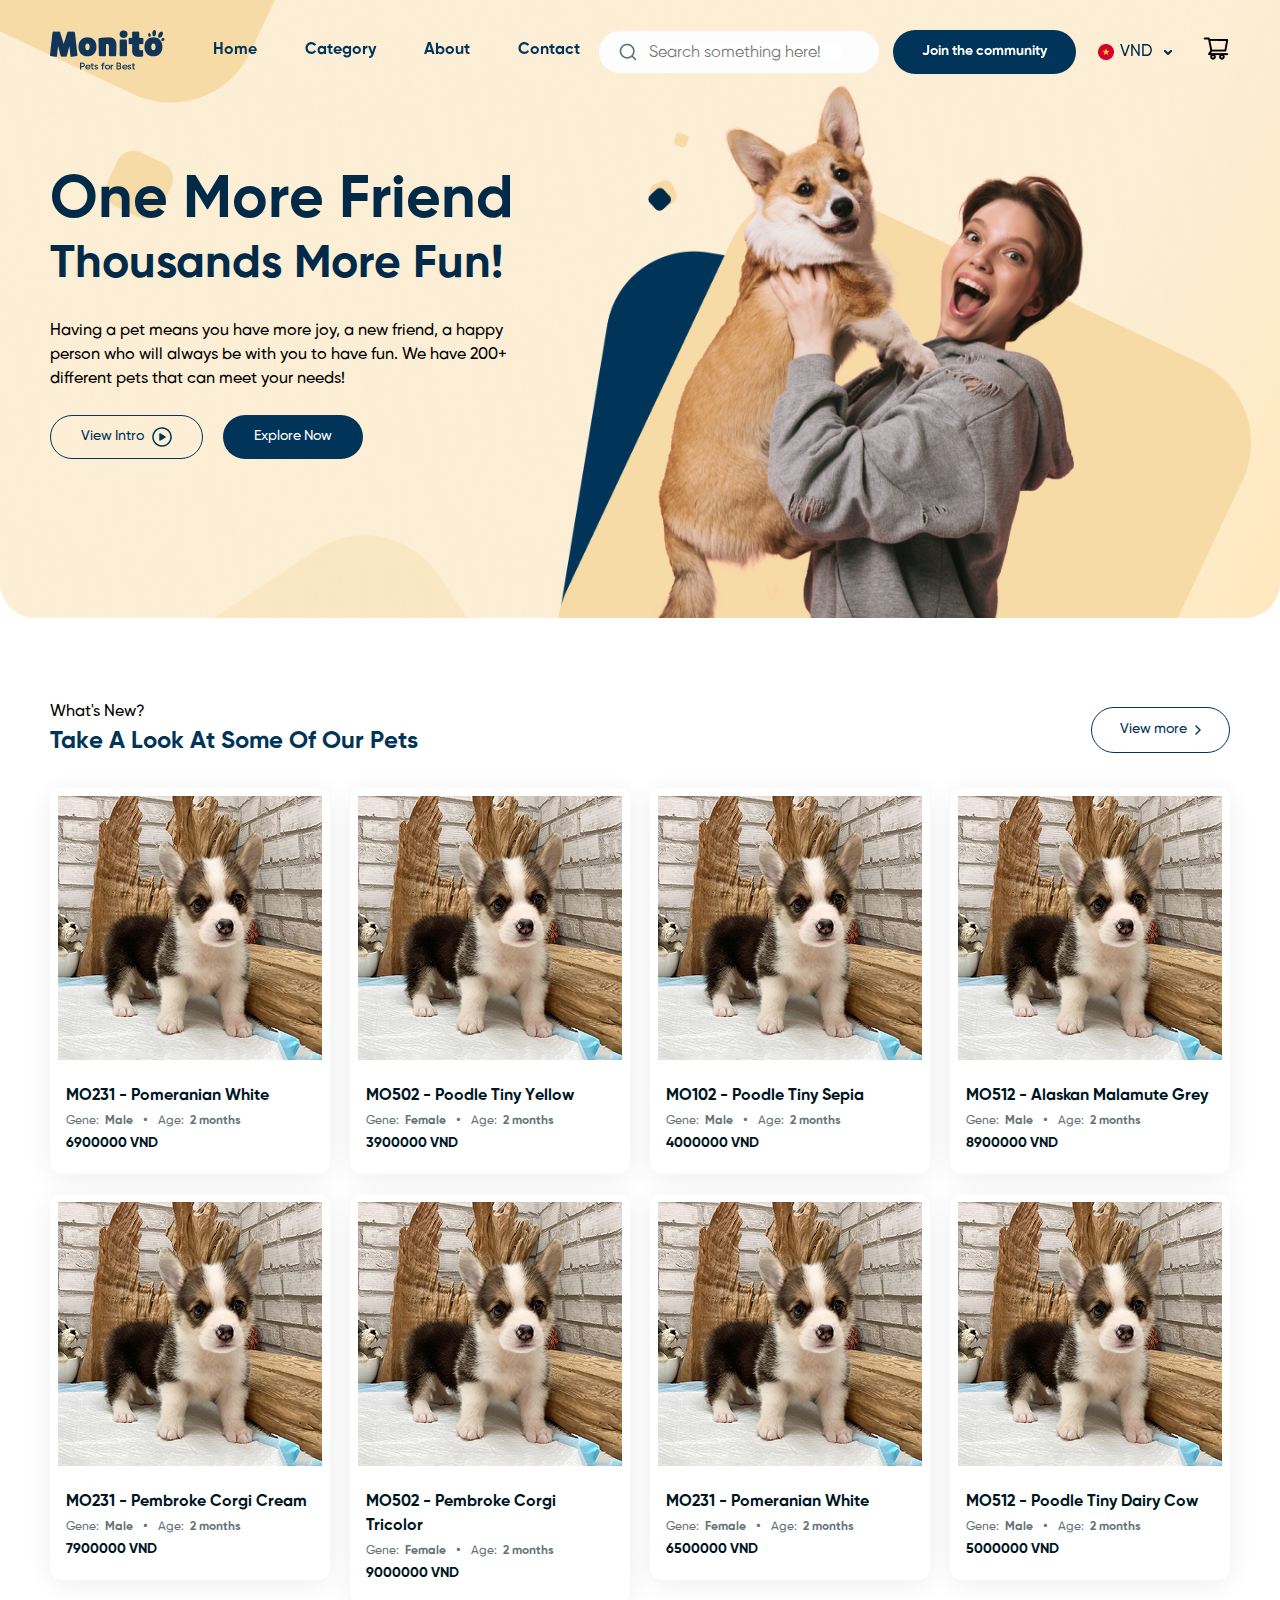
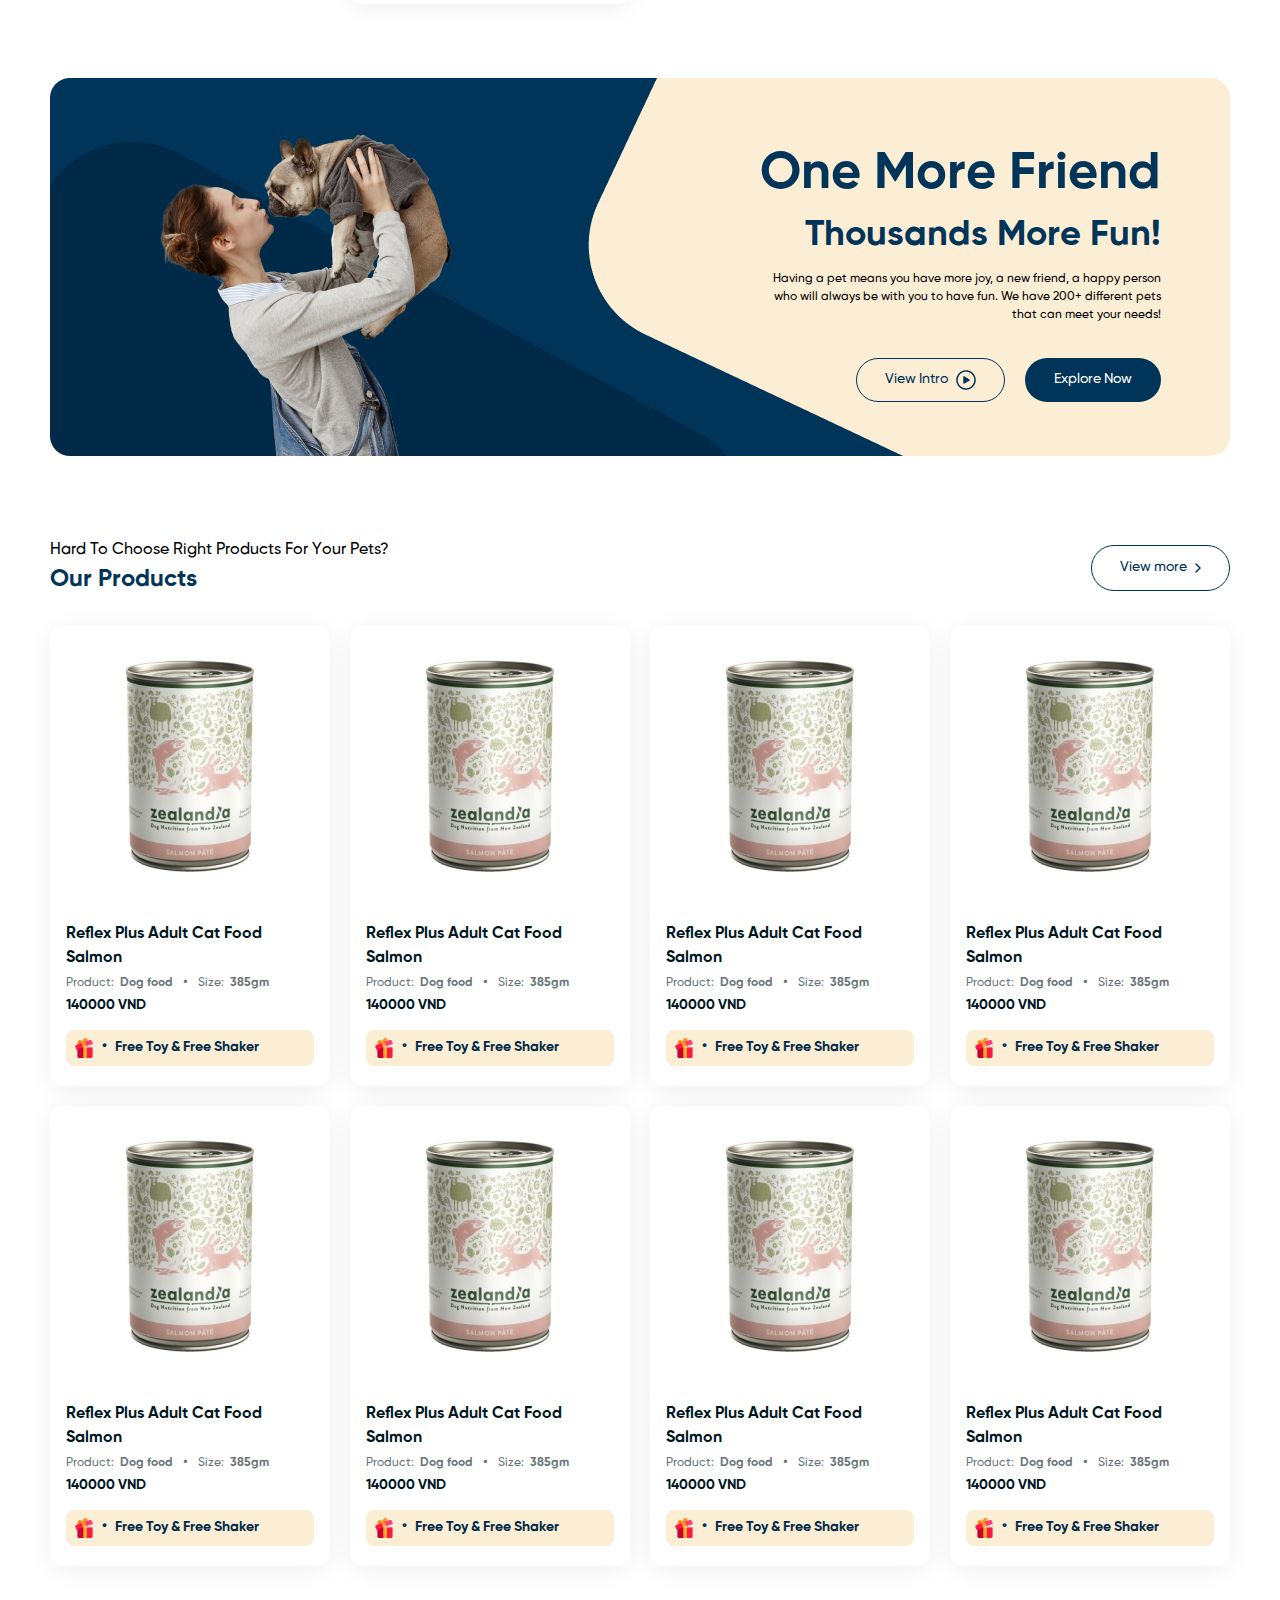
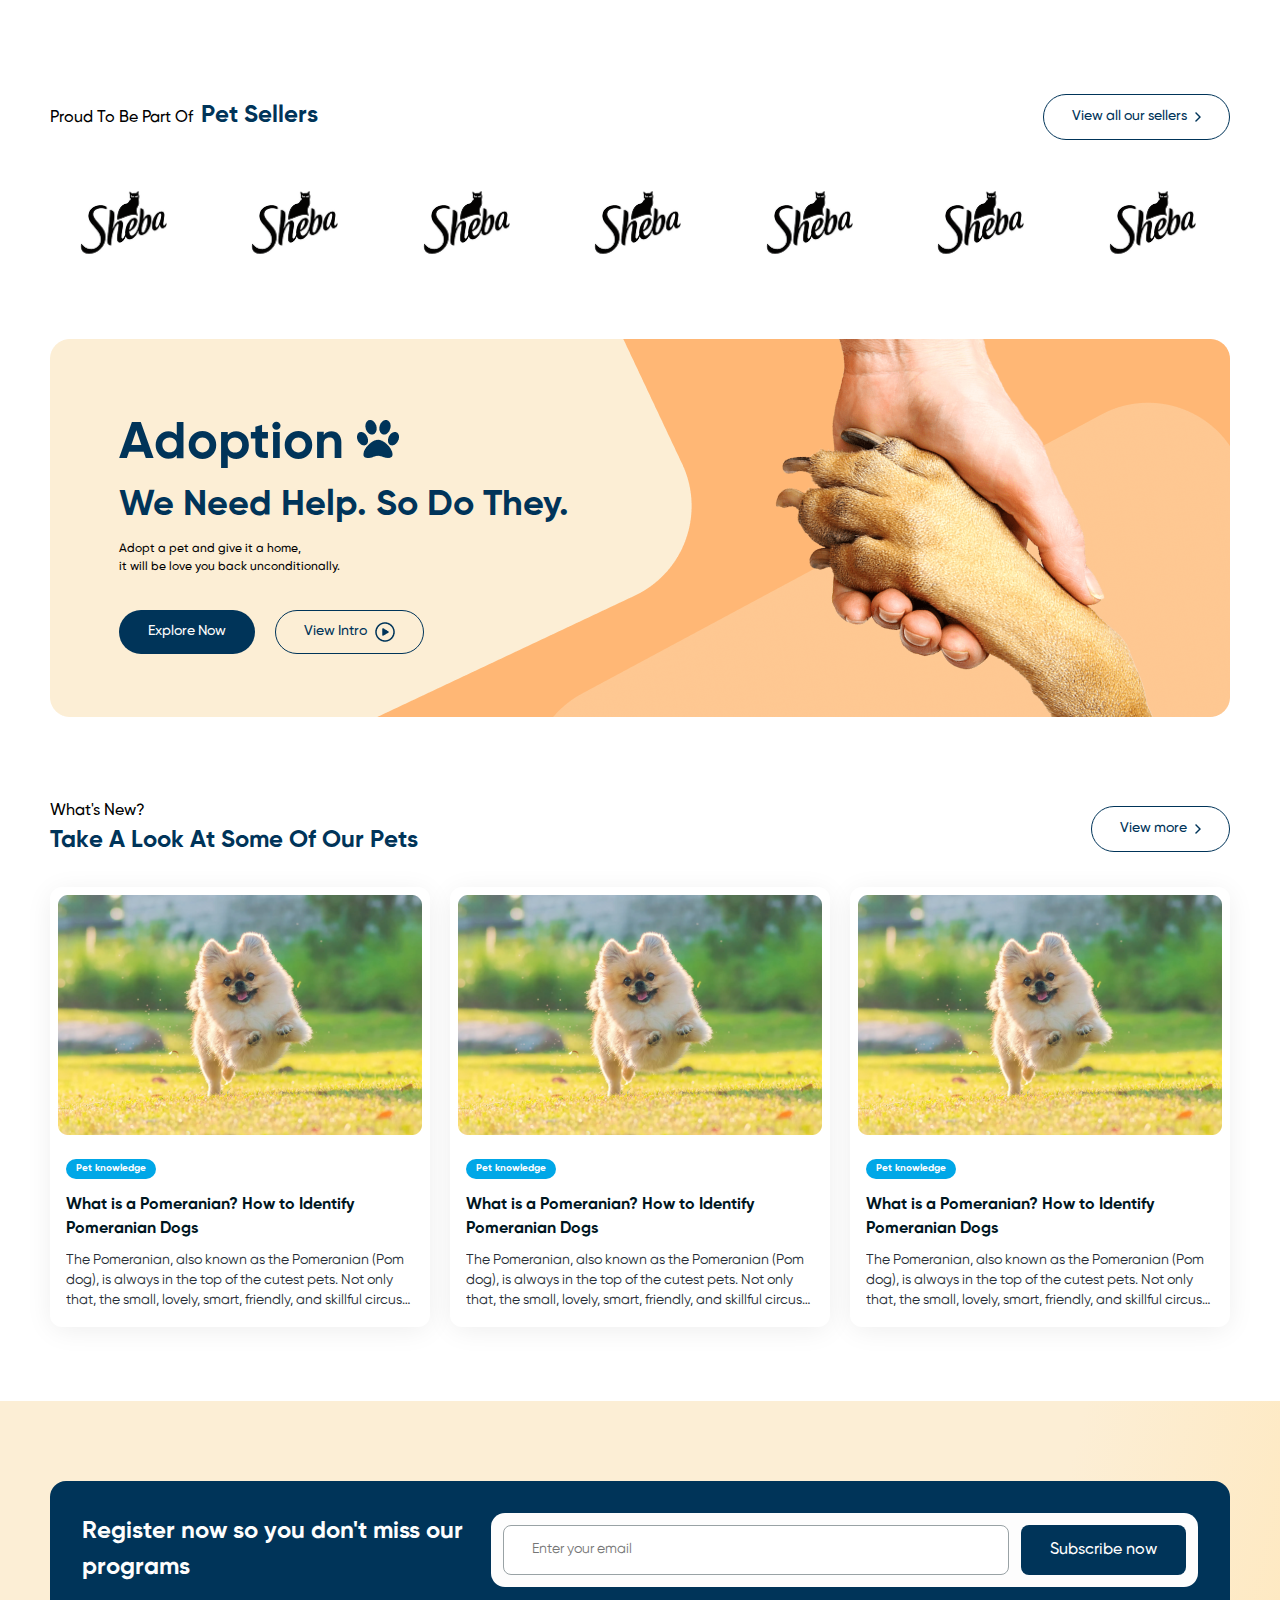
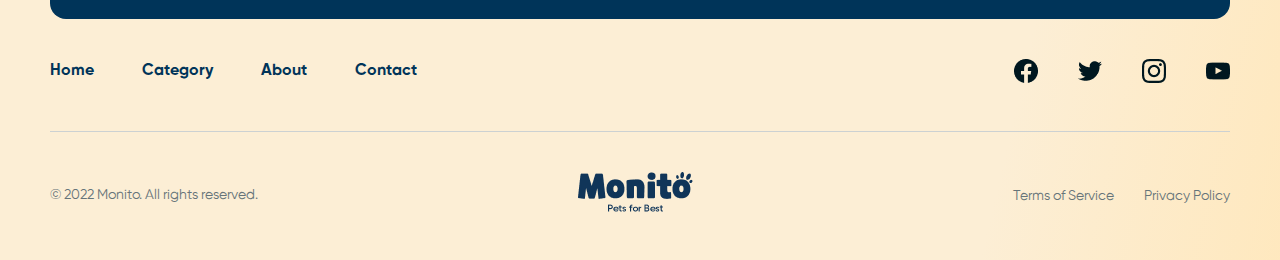
<file: Excercise 1/index.html>
<!DOCTYPE html>
<html lang="en">
  <head>
    <meta charset="UTF-8" />
    <meta name="viewport" content="width=device-width, initial-scale=1.0" />
    <title>HTML1 - EC - Homepage</title>
    <link rel="stylesheet" href="./css/style.css" />
  </head>
  <body>
    <header class="header">
      <div class="container">
        <div class="header-nav">
          <div class="logo">
            <h2 class="logo-heading">
              <a href="./index.html" class="logo-link">
                <img
                  class="logo-img"
                  src="./assets/imgs/logo-store.png"
                  alt="logo"
                />
              </a>
            </h2>
          </div>
          <nav class="navigation">
            <ul class="list-nav">
              <li class="list-item">
                <a href="./index.html" class="nav-link">Home</a>
              </li>
              <li class="list-item">
                <a href="" class="nav-link">Category</a>
              </li>
              <li class="list-item">
                <a href="" class="nav-link">About</a>
              </li>
              <li class="list-item">
                <a href="" class="nav-link">Contact</a>
              </li>
            </ul>
          </nav>
        </div>
        <div class="header-action">
          <form class="search-form">
            <img src="./assets/icons/search-icon.png" alt="search Icon" />
            <input type="text" placeholder="Search something here!" />
          </form>
          <button class="btn btn-primary">Join the community</button>
          <div class="switcher-currency">
            <img class="sw-flag" src="./assets/icons/flag-sw.png" alt="flag" />
            <span class="sw-currency">VND</span>
            <img
              class="arrow-icon"
              src="./assets/icons/arrow-down.png"
              alt="down arrow"
            />
          </div>
          <div class="header-cart">
            <a class="cart-link" href="./cart.html">
              <img
                class="cart-image"
                src="./assets/icons/cart-icon.png"
                alt="cart"
              />
            </a>
          </div>
        </div>
      </div>
    </header>
    <main>
      <section class="section section-main-banner">
        <img
          class="section-image"
          src="./assets/imgs/hero-banner.png"
          alt="banner-home"
        />
        <div class="container">
          <div class="section-content">
            <h1 class="section-title">
              One more friend
              <span class="section-subtitle"> Thousands more fun! </span>
            </h1>
            <p class="section-desc">
              Having a pet means you have more joy, a new friend, a happy person
              who will always be with you to have fun. We have 200+ different
              pets that can meet your needs!
            </p>
            <div class="section-btns">
              <button class="btn btn-outline">
                View Intro
                <img src="./assets/icons/play-icon.png" alt="clip icon" />
              </button>
              <button class="btn btn-primary">Explore Now</button>
            </div>
          </div>
        </div>
      </section>
      <section class="section section-products">
        <div class="container">
          <div class="section-header">
            <div class="section-info">
              <p class="section-subtitle">What's new?</p>
              <h2 class="section-title">Take a look at some of our pets</h2>
            </div>
            <button class="btn btn-outline">
              View more
              <img
                class="arrow-icon"
                src="./assets/icons/arrow-right.png"
                alt="arrow"
              />
            </button>
          </div>
          <div class="section-content">
            <ul class="list-products row" data-type="pet">
              <!-- <li class="list-item col-sm-6 col-3">
                <a href="" class="card">
                  <div class="card-image">
                    <img src="./assets/imgs/dog-image.png" alt="card-image" />
                  </div>
                  <div class="card-content">
                    <h3 class="card-title"></h3>
                    <p class="card-information">
                      <span class="card-variant">
                        Gene:
                        <span class="card-option"></span>
                      </span>
                      <span class="dot">&#x2022;</span>
                      <span class="card-variant">
                        Age:
                        <span class="card-option"></span>
                      </span>
                    </p>
                    <p class="card-price"></p>
                  </div>
                </a>
              </li>
              <li class="list-item col-sm-6 col-3">
                <a href="" class="card">
                  <div class="card-image">
                    <img src="./assets/imgs/dog-image.png" alt="card-image" />
                  </div>
                  <div class="card-content">
                    <h3 class="card-title"></h3>
                    <p class="card-information">
                      <span class="card-variant">
                        Gene:
                        <span class="card-option"></span>
                      </span>
                      <span class="dot">&#x2022;</span>
                      <span class="card-variant">
                        Age:
                        <span class="card-option"></span>
                      </span>
                    </p>
                    <p class="card-price"></p>
                  </div>
                </a>
              </li>
              <li class="list-item col-sm-6 col-3">
                <a href="" class="card">
                  <div class="card-image">
                    <img src="./assets/imgs/dog-image.png" alt="card-image" />
                  </div>
                  <div class="card-content">
                    <h3 class="card-title"></h3>
                    <p class="card-information">
                      <span class="card-variant">
                        Gene:
                        <span class="card-option"></span>
                      </span>
                      <span class="dot">&#x2022;</span>
                      <span class="card-variant">
                        Age:
                        <span class="card-option"></span>
                      </span>
                    </p>
                    <p class="card-price"></p>
                  </div>
                </a>
              </li>
              <li class="list-item col-sm-6 col-3">
                <a href="" class="card">
                  <div class="card-image">
                    <img src="./assets/imgs/dog-image.png" alt="card-image" />
                  </div>
                  <div class="card-content">
                    <h3 class="card-title"></h3>
                    <p class="card-information">
                      <span class="card-variant">
                        Gene:
                        <span class="card-option"></span>
                      </span>
                      <span class="dot">&#x2022;</span>
                      <span class="card-variant">
                        Age:
                        <span class="card-option"></span>
                      </span>
                    </p>
                    <p class="card-price"></p>
                  </div>
                </a>
              </li>
              <li class="list-item col-sm-6 col-3">
                <a href="" class="card">
                  <div class="card-image">
                    <img src="./assets/imgs/dog-image.png" alt="card-image" />
                  </div>
                  <div class="card-content">
                    <h3 class="card-title"></h3>
                    <p class="card-information">
                      <span class="card-variant">
                        Gene:
                        <span class="card-option"></span>
                      </span>
                      <span class="dot">&#x2022;</span>
                      <span class="card-variant">
                        Age:
                        <span class="card-option"></span>
                      </span>
                    </p>
                    <p class="card-price"></p>
                  </div>
                </a>
              </li>
              <li class="list-item col-sm-6 col-3">
                <a href="" class="card">
                  <div class="card-image">
                    <img src="./assets/imgs/dog-image.png" alt="card-image" />
                  </div>
                  <div class="card-content">
                    <h3 class="card-title"></h3>
                    <p class="card-information">
                      <span class="card-variant">
                        Gene:
                        <span class="card-option"></span>
                      </span>
                      <span class="dot">&#x2022;</span>
                      <span class="card-variant">
                        Age:
                        <span class="card-option"></span>
                      </span>
                    </p>
                    <p class="card-price"></p>
                  </div>
                </a>
              </li>
              <li class="list-item col-sm-6 col-3">
                <a href="" class="card">
                  <div class="card-image">
                    <img src="./assets/imgs/dog-image.png" alt="card-image" />
                  </div>
                  <div class="card-content">
                    <h3 class="card-title"></h3>
                    <p class="card-information">
                      <span class="card-variant">
                        Gene:
                        <span class="card-option"></span>
                      </span>
                      <span class="dot">&#x2022;</span>
                      <span class="card-variant">
                        Age:
                        <span class="card-option"></span>
                      </span>
                    </p>
                    <p class="card-price"></p>
                  </div>
                </a>
              </li>
              <li class="list-item col-sm-6 col-3">
                <a href="" class="card">
                  <div class="card-image">
                    <img src="./assets/imgs/dog-image.png" alt="card-image" />
                  </div>
                  <div class="card-content">
                    <h3 class="card-title"></h3>
                    <p class="card-information">
                      <span class="card-variant">
                        Gene:
                        <span class="card-option"></span>
                      </span>
                      <span class="dot">&#x2022;</span>
                      <span class="card-variant">
                        Age:
                        <span class="card-option"></span>
                      </span>
                    </p>
                    <p class="card-price"></p>
                  </div>
                </a>
              </li> -->
            </ul>
          </div>
        </div>
      </section>
      <section class="section section-banner reverse">
        <div class="container">
          <img
            class="section-image"
            src="./assets/imgs/banner-1.png"
            alt="woman holding a dog"
          />
          <div class="section-content">
            <h2 class="section-title">
              One more friend
              <span class="section-subtitle">Thousands more fun!</span>
            </h2>
            <p class="section-desc">
              Having a pet means you have more joy, a new friend, a happy person
              who will always be with you to have fun. We have 200+ different
              pets that can meet your needs!
            </p>
            <div class="section-btns">
              <button class="btn btn-outline">
                View Intro
                <img src="./assets/icons/play-icon.png" alt="click to start" />
              </button>
              <button class="btn btn-primary">Explore Now</button>
            </div>
          </div>
        </div>
      </section>
      <section class="section section-products">
        <div class="container">
          <div class="section-header">
            <div class="section-info">
              <p class="section-subtitle">
                Hard to choose right products for your pets?
              </p>
              <h2 class="section-title">Our Products</h2>
            </div>
            <button class="btn btn-outline">
              View more
              <img
                class="arrow-icon"
                src="./assets/icons/arrow-right.png"
                alt="arrow"
              />
            </button>
          </div>

          <div class="section-content">
            <ul class="list-products row">
              <li class="list-item col-sm-6 col-3">
                <a href="" class="card">
                  <div class="card-image">
                    <img
                      src="./assets/imgs/product-image.png"
                      alt="card-image"
                    />
                  </div>
                  <div class="card-content">
                    <h3 class="card-title">
                      Reflex Plus Adult Cat Food Salmon
                    </h3>
                    <p class="card-information">
                      <span class="card-variant">
                        Product:
                        <span class="card-option">Dog food</span>
                      </span>
                      <span class="dot">&#x2022;</span>
                      <span class="card-variant">
                        Size:
                        <span class="card-option">385gm</span>
                      </span>
                    </p>
                    <p class="card-price">140000 VND</p>
                    <div class="card-gift">
                      <img src="./assets/icons/gift-icon.png" alt="gift box" />
                      <span class="dot">&#x2022;</span>
                      <span class="text-gift">Free Toy & Free Shaker</span>
                    </div>
                  </div>
                </a>
              </li>
              <li class="list-item col-sm-6 col-3">
                <a href="" class="card">
                  <div class="card-image">
                    <img
                      src="./assets/imgs/product-image.png"
                      alt="card-image"
                    />
                  </div>
                  <div class="card-content">
                    <h3 class="card-title">
                      Reflex Plus Adult Cat Food Salmon
                    </h3>
                    <p class="card-information">
                      <span class="card-variant">
                        Product:
                        <span class="card-option">Dog food</span>
                      </span>
                      <span class="dot">&#x2022;</span>
                      <span class="card-variant">
                        Size:
                        <span class="card-option">385gm</span>
                      </span>
                    </p>
                    <p class="card-price">140000 VND</p>
                    <div class="card-gift">
                      <img src="./assets/icons/gift-icon.png" alt="gift box" />
                      <span class="dot">&#x2022;</span>
                      <span class="text-gift">Free Toy & Free Shaker</span>
                    </div>
                  </div>
                </a>
              </li>
              <li class="list-item col-sm-6 col-3">
                <a href="" class="card">
                  <div class="card-image">
                    <img
                      src="./assets/imgs/product-image.png"
                      alt="card-image"
                    />
                  </div>
                  <div class="card-content">
                    <h3 class="card-title">
                      Reflex Plus Adult Cat Food Salmon
                    </h3>
                    <p class="card-information">
                      <span class="card-variant">
                        Product:
                        <span class="card-option">Dog food</span>
                      </span>
                      <span class="dot">&#x2022;</span>
                      <span class="card-variant">
                        Size:
                        <span class="card-option">385gm</span>
                      </span>
                    </p>
                    <p class="card-price">140000 VND</p>
                    <div class="card-gift">
                      <img src="./assets/icons/gift-icon.png" alt="gift box" />
                      <span class="dot">&#x2022;</span>
                      <span class="text-gift">Free Toy & Free Shaker</span>
                    </div>
                  </div>
                </a>
              </li>
              <li class="list-item col-sm-6 col-3">
                <a href="" class="card">
                  <div class="card-image">
                    <img
                      src="./assets/imgs/product-image.png"
                      alt="card-image"
                    />
                  </div>
                  <div class="card-content">
                    <h3 class="card-title">
                      Reflex Plus Adult Cat Food Salmon
                    </h3>
                    <p class="card-information">
                      <span class="card-variant">
                        Product:
                        <span class="card-option">Dog food</span>
                      </span>
                      <span class="dot">&#x2022;</span>
                      <span class="card-variant">
                        Size:
                        <span class="card-option">385gm</span>
                      </span>
                    </p>
                    <p class="card-price">140000 VND</p>
                    <div class="card-gift">
                      <img src="./assets/icons/gift-icon.png" alt="gift box" />
                      <span class="dot">&#x2022;</span>
                      <span class="text-gift">Free Toy & Free Shaker</span>
                    </div>
                  </div>
                </a>
              </li>
              <li class="list-item col-sm-6 col-3">
                <a href="" class="card">
                  <div class="card-image">
                    <img
                      src="./assets/imgs/product-image.png"
                      alt="card-image"
                    />
                  </div>
                  <div class="card-content">
                    <h3 class="card-title">
                      Reflex Plus Adult Cat Food Salmon
                    </h3>
                    <p class="card-information">
                      <span class="card-variant">
                        Product:
                        <span class="card-option">Dog food</span>
                      </span>
                      <span class="dot">&#x2022;</span>
                      <span class="card-variant">
                        Size:
                        <span class="card-option">385gm</span>
                      </span>
                    </p>
                    <p class="card-price">140000 VND</p>
                    <div class="card-gift">
                      <img src="./assets/icons/gift-icon.png" alt="gift box" />
                      <span class="dot">&#x2022;</span>
                      <span class="text-gift">Free Toy & Free Shaker</span>
                    </div>
                  </div>
                </a>
              </li>
              <li class="list-item col-sm-6 col-3">
                <a href="" class="card">
                  <div class="card-image">
                    <img
                      src="./assets/imgs/product-image.png"
                      alt="card-image"
                    />
                  </div>
                  <div class="card-content">
                    <h3 class="card-title">
                      Reflex Plus Adult Cat Food Salmon
                    </h3>
                    <p class="card-information">
                      <span class="card-variant">
                        Product:
                        <span class="card-option">Dog food</span>
                      </span>
                      <span class="dot">&#x2022;</span>
                      <span class="card-variant">
                        Size:
                        <span class="card-option">385gm</span>
                      </span>
                    </p>
                    <p class="card-price">140000 VND</p>
                    <div class="card-gift">
                      <img src="./assets/icons/gift-icon.png" alt="gift box" />
                      <span class="dot">&#x2022;</span>
                      <span class="text-gift">Free Toy & Free Shaker</span>
                    </div>
                  </div>
                </a>
              </li>
              <li class="list-item col-sm-6 col-3">
                <a href="" class="card">
                  <div class="card-image">
                    <img
                      src="./assets/imgs/product-image.png"
                      alt="card-image"
                    />
                  </div>
                  <div class="card-content">
                    <h3 class="card-title">
                      Reflex Plus Adult Cat Food Salmon
                    </h3>
                    <p class="card-information">
                      <span class="card-variant">
                        Product:
                        <span class="card-option">Dog food</span>
                      </span>
                      <span class="dot">&#x2022;</span>
                      <span class="card-variant">
                        Size:
                        <span class="card-option">385gm</span>
                      </span>
                    </p>
                    <p class="card-price">140000 VND</p>
                    <div class="card-gift">
                      <img src="./assets/icons/gift-icon.png" alt="gift box" />
                      <span class="dot">&#x2022;</span>
                      <span class="text-gift">Free Toy & Free Shaker</span>
                    </div>
                  </div>
                </a>
              </li>
              <li class="list-item col-sm-6 col-3">
                <a href="" class="card">
                  <div class="card-image">
                    <img
                      src="./assets/imgs/product-image.png"
                      alt="card-image"
                    />
                  </div>
                  <div class="card-content">
                    <h3 class="card-title">
                      Reflex Plus Adult Cat Food Salmon
                    </h3>
                    <p class="card-information">
                      <span class="card-variant">
                        Product:
                        <span class="card-option">Dog food</span>
                      </span>
                      <span class="dot">&#x2022;</span>
                      <span class="card-variant">
                        Size:
                        <span class="card-option">385gm</span>
                      </span>
                    </p>
                    <p class="card-price">140000 VND</p>
                    <div class="card-gift">
                      <img src="./assets/icons/gift-icon.png" alt="gift box" />
                      <span class="dot">&#x2022;</span>
                      <span class="text-gift">Free Toy & Free Shaker</span>
                    </div>
                  </div>
                </a>
              </li>
            </ul>
          </div>
        </div>
      </section>
      <section class="section section-brands">
        <div class="container">
          <div class="section-header">
            <div class="section-info">
              <h2 class="section-title">
                <span class="section-subtitle">Proud to be part of</span>
                Pet Sellers
              </h2>
            </div>
            <button class="btn btn-outline">
              View all our sellers
              <img
                class="arrow-icon"
                src="./assets/icons/arrow-right.png"
                alt="arrow"
              />
            </button>
          </div>
          <div class="section-content">
            <ul class="list-brand row">
              <li class="list-item col">
                <a href="#" class="brand">
                  <img
                    class="brand-image"
                    src="./assets/imgs/brand-image.png"
                    alt="Brand 1"
                  />
                </a>
              </li>
              <li class="list-item col">
                <a href="#" class="brand">
                  <img
                    class="brand-image"
                    src="./assets/imgs/brand-image.png"
                    alt="Brand 2"
                  />
                </a>
              </li>
              <li class="list-item col">
                <a href="#" class="brand">
                  <img
                    class="brand-image"
                    src="./assets/imgs/brand-image.png"
                    alt="Brand 3"
                  />
                </a>
              </li>
              <li class="list-item col">
                <a href="#" class="brand">
                  <img
                    class="brand-image"
                    src="./assets/imgs/brand-image.png"
                    alt="Brand 4"
                  />
                </a>
              </li>
              <li class="list-item col">
                <a href="#" class="brand">
                  <img
                    class="brand-image"
                    src="./assets/imgs/brand-image.png"
                    alt="Brand 5"
                  />
                </a>
              </li>
              <li class="list-item col">
                <a href="#" class="brand">
                  <img
                    class="brand-image"
                    src="./assets/imgs/brand-image.png"
                    alt="Brand 6"
                  />
                </a>
              </li>
              <li class="list-item col">
                <a href="#" class="brand">
                  <img
                    class="brand-image"
                    src="./assets/imgs/brand-image.png"
                    alt="Brand 7"
                  />
                </a>
              </li>
            </ul>
          </div>
        </div>
      </section>
      <section class="section section-banner">
        <div class="container">
          <img
            class="section-image"
            src="./assets/imgs/banner-2.png"
            alt="woman holding a dog"
          />
          <div class="section-content">
            <h2 class="section-title">
              Adoption
              <img src="./assets/icons/dog-paw.png" alt="dog foot mark" />
              <span class="section-subtitle">We need help. so do they.</span>
            </h2>
            <p class="section-desc">
              Adopt a pet and give it a home, <br />it will be love you back
              unconditionally.
            </p>
            <div class="section-btns">
              <button class="btn btn-primary">Explore Now</button>
              <button class="btn btn-outline">
                View Intro
                <img src="./assets/icons/play-icon.png" alt="click to start" />
              </button>
            </div>
          </div>
        </div>
      </section>
      <section class="section section-blogs">
        <div class="container">
          <div class="section-header">
            <div class="section-info">
              <p class="section-subtitle">What's new?</p>
              <h2 class="section-title">Take a look at some of our pets</h2>
            </div>
            <button class="btn btn-outline">
              View more
              <img
                class="arrow-icon"
                src="./assets/icons/arrow-right.png"
                alt="arrow"
              />
            </button>
          </div>
          <div class="section-content">
            <ul class="list-blog row">
              <li class="list-item col-sm-12 col-4">
                <a href="" class="card">
                  <img
                    class="card-image"
                    src="./assets/imgs/dog-pet.png"
                    alt="card-image"
                  />
                  <div class="card-content">
                    <div class="card-tag">
                      <span>Pet knowledge</span>
                    </div>
                    <h3 class="card-title">
                      What is a Pomeranian? How to Identify Pomeranian Dogs
                    </h3>
                    <p class="card-description">
                      The Pomeranian, also known as the Pomeranian (Pom dog), is
                      always in the top of the cutest pets. Not only that, the
                      small, lovely, smart, friendly, and skillful circus dog
                      breed.
                    </p>
                  </div>
                </a>
              </li>
              <li class="list-item col-sm-12 col-4">
                <a href="" class="card">
                  <img
                    class="card-image"
                    src="./assets/imgs/dog-pet.png"
                    alt="card-image"
                  />
                  <div class="card-content">
                    <div class="card-tag">
                      <span>Pet knowledge</span>
                    </div>
                    <h3 class="card-title">
                      What is a Pomeranian? How to Identify Pomeranian Dogs
                    </h3>
                    <p class="card-description">
                      The Pomeranian, also known as the Pomeranian (Pom dog), is
                      always in the top of the cutest pets. Not only that, the
                      small, lovely, smart, friendly, and skillful circus dog
                      breed.
                    </p>
                  </div>
                </a>
              </li>
              <li class="list-item col-sm-12 col-4">
                <a href="" class="card">
                  <img
                    class="card-image"
                    src="./assets/imgs/dog-pet.png"
                    alt="card-image"
                  />
                  <div class="card-content">
                    <div class="card-tag">
                      <span>Pet knowledge</span>
                    </div>
                    <h3 class="card-title">
                      What is a Pomeranian? How to Identify Pomeranian Dogs
                    </h3>
                    <p class="card-description">
                      The Pomeranian, also known as the Pomeranian (Pom dog), is
                      always in the top of the cutest pets. Not only that, the
                      small, lovely, smart, friendly, and skillful circus dog
                      breed.
                    </p>
                  </div>
                </a>
              </li>
            </ul>
          </div>
        </div>
      </section>
    </main>
    <footer class="footer">
      <div class="container">
        <div class="footer-container">
          <div class="footer-subscribe">
            <h3 class="text-subscribe">
              Register now so you don't miss our programs
            </h3>
            <form class="form form-subscribe" method="POST">
              <input type="email" name="email" placeholder="Enter your email" />
              <button class="btn-subscribe">Subscribe now</button>
            </form>
          </div>
          <div class="footer-navigation">
            <nav class="navigation">
              <ul class="list-nav">
                <li class="list-item">
                  <a href="" class="nav-link">Home</a>
                </li>
                <li class="list-item">
                  <a href="" class="nav-link">Category</a>
                </li>
                <li class="list-item">
                  <a href="" class="nav-link">About</a>
                </li>
                <li class="list-item">
                  <a href="" class="nav-link">Contact</a>
                </li>
              </ul>
            </nav>

            <nav class="socials">
              <ul class="list-social">
                <li class="list-item">
                  <a href="" class="social-link">
                    <img
                      class="social-icon"
                      src="./assets/icons/fb-icon.png"
                      alt="facebook"
                    />
                  </a>
                </li>
                <li class="list-item">
                  <a href="" class="social-link">
                    <img
                      class="social-icon"
                      src="./assets/icons/tw-icon.png"
                      alt="twitter"
                    />
                  </a>
                </li>
                <li class="list-item">
                  <a href="" class="social-link">
                    <img
                      class="social-icon"
                      src="./assets/icons/ins-icon.png"
                      alt="instagram"
                    />
                  </a>
                </li>
                <li class="list-item">
                  <a href="" class="social-link">
                    <img
                      class="social-icon"
                      src="./assets/icons/ytb-icon.png"
                      alt="youtube"
                    />
                  </a>
                </li>
              </ul>
            </nav>
          </div>
        </div>
        <div class="footer-copyright">
          <p class="footer-authorized">© 2022 Monito. All rights reserved.</p>
          <div class="logo">
            <h2 class="logo-heading">
              <a href="#" class="logo-link">
                <img
                  class="logo-img"
                  src="./assets/imgs/logo-store.png"
                  alt="logo"
                />
              </a>
            </h2>
          </div>
          <div class="footer-wrapper">
            <ul class="list-footer">
              <li class="list-item">
                <a href="" class="footer-link">Terms of Service</a>
              </li>
              <li class="list-item">
                <a href="" class="footer-link">Privacy Policy</a>
              </li>
            </ul>
          </div>
        </div>
      </div>
    </footer>
    <script type="module" src="js/product.js"></script>
  </body>
</html>
</file>
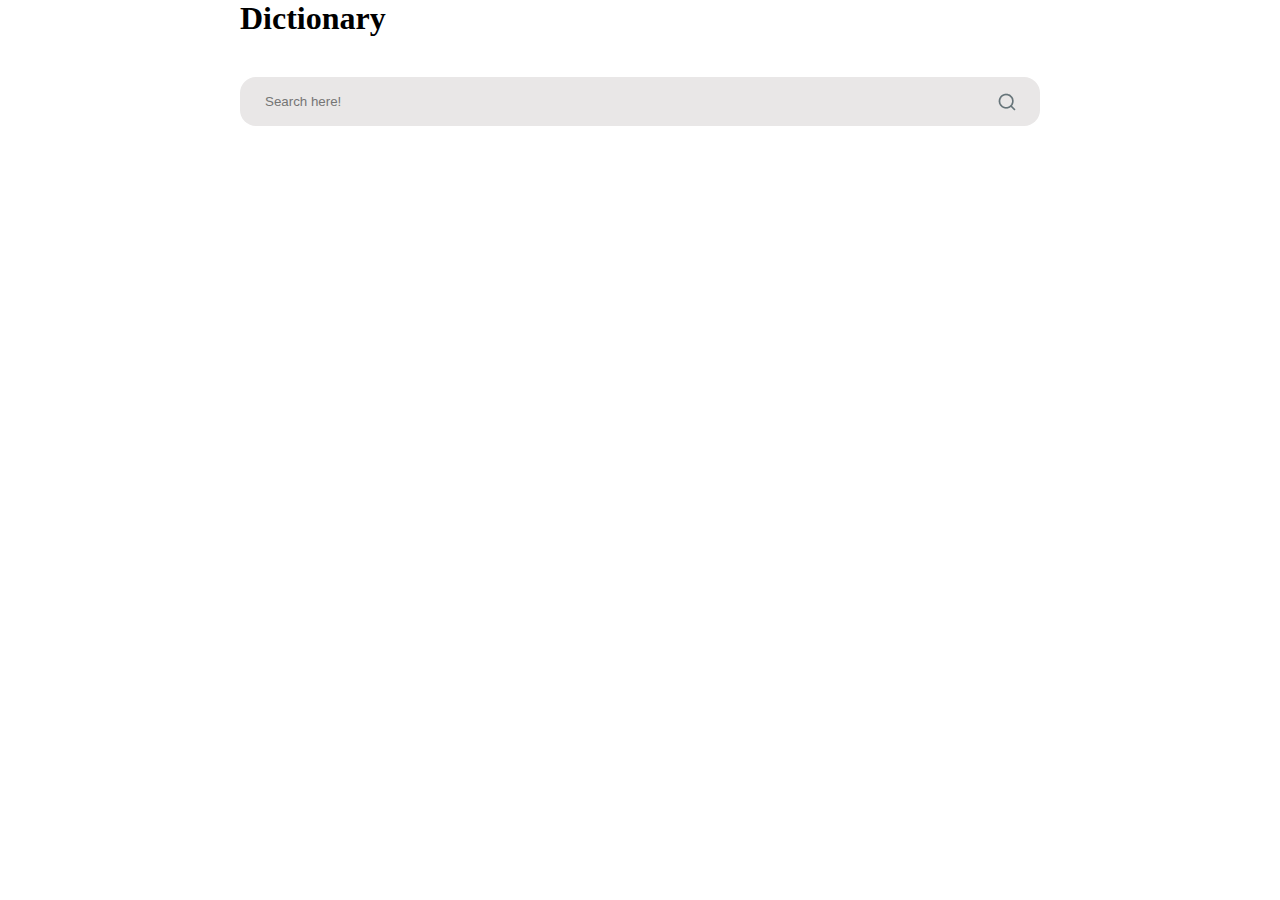
<file: Excercise 1/JS/dictionary/index.html>
<!DOCTYPE html>
<html lang="en">
  <head>
    <meta charset="UTF-8" />
    <meta name="viewport" content="width=device-width, initial-scale=1.0" />
    <title>Document</title>
    <link rel="stylesheet" href="./css/style.css" />
  </head>
  <body>
    <header>
      <div class="container">
        <h1>Dictionary</h1>
      </div>
    </header>
    <main>
      <section class="section-dictionary">
        <div class="container">
          <form class="section-search" id="search-form">
            <input
              class="search-input"
              type="text"
              placeholder="Search here!"
            />
            <button class="button-input" type="submit">
              <img src="./imgs/search-icon.png" alt="search" />
            </button>
          </form>
          <div class="section-inform">
            <p class="section-message"></p>
          </div>
          <div class="section-content"></div>
        </div>
      </section>
    </main>
    <footer>
      <div class="container">
        <!-- <h2>Practice and learn vocabulary</h2> -->
      </div>
    </footer>
    <script src="index.js"></script>
  </body>
</html>
</file>
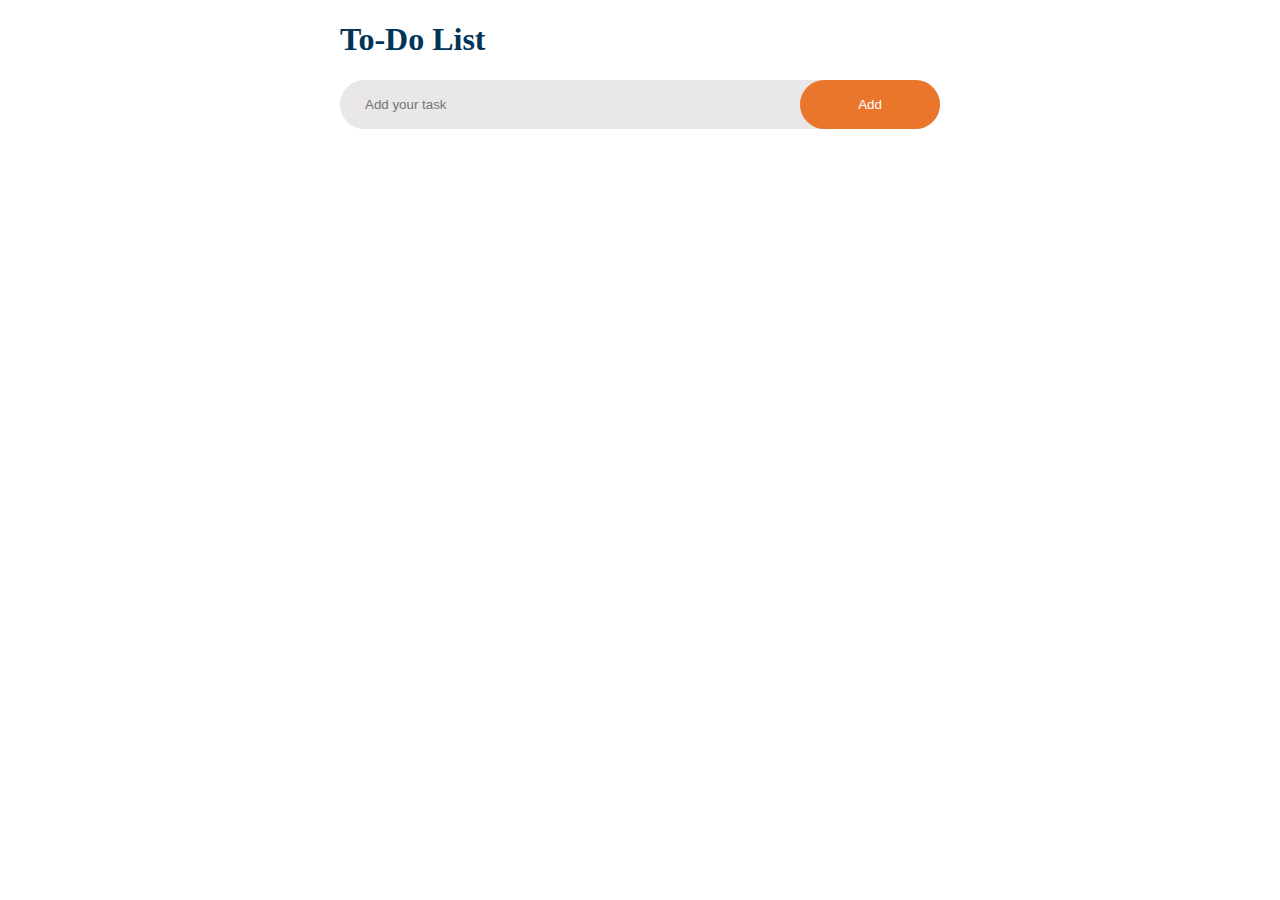
<file: Excercise 1/JS/Ex_todo/index.html>
<!DOCTYPE html>
<html lang="en">
  <head>
    <meta charset="UTF-8" />
    <meta name="viewport" content="width=device-width, initial-scale=1.0" />
    <title>Document</title>
    <script src="todo-list.js"></script>
    <link rel="stylesheet" href="./css/style.css" />
  </head>
  <body>
    <div class="section-todo">
      <div class="container">
        <h1 class="section-title">To-Do List</h1>
        <div class="section-content">
          <form class="form-todo">
            <input
              id="input"
              class="input-todo"
              type="text"
              placeholder="Add your task"
            />
            <button class="btn btn-add-todo">Add</button>
          </form>
          <ul class="todo-list"></ul>
        </div>
      </div>
    </div>
  </body>
</html>
</file>
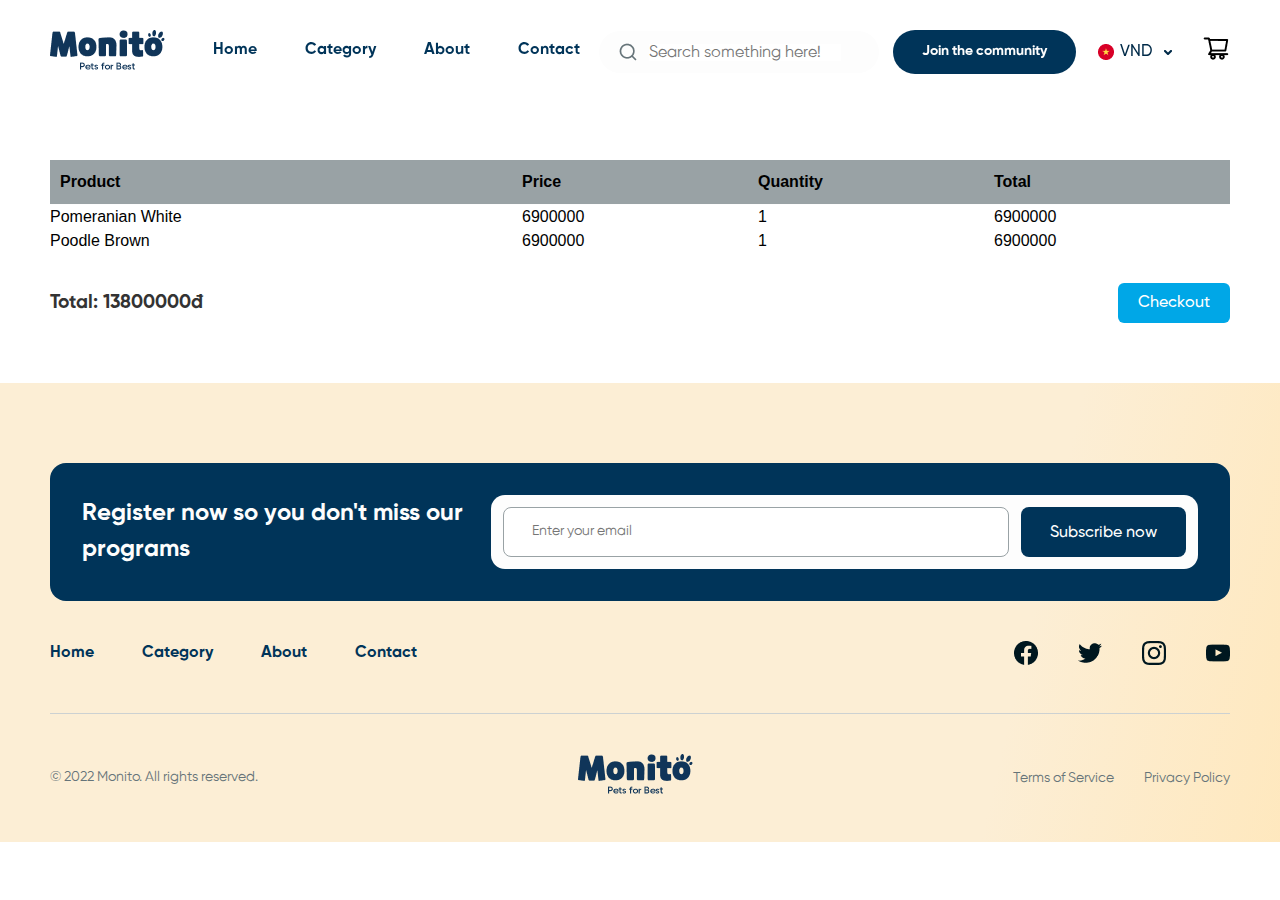
<file: Excercise 1/cart.html>
<!DOCTYPE html>
<html lang="en">
  <head>
    <meta charset="UTF-8" />
    <meta name="viewport" content="width=device-width, initial-scale=1.0" />
    <title>Document</title>
    <link rel="stylesheet" href="./css/style.css" />
  </head>
  <body>
    <header class="header">
      <div class="container">
        <div class="header-nav">
          <div class="logo">
            <h2 class="logo-heading">
              <a href="./index.html" class="logo-link">
                <img
                  class="logo-img"
                  src="./assets/imgs/logo-store.png"
                  alt="logo"
                />
              </a>
            </h2>
          </div>
          <nav class="navigation">
            <ul class="list-nav">
              <li class="list-item">
                <a href="./index.html" class="nav-link">Home</a>
              </li>
              <li class="list-item">
                <a href="" class="nav-link">Category</a>
              </li>
              <li class="list-item">
                <a href="" class="nav-link">About</a>
              </li>
              <li class="list-item">
                <a href="" class="nav-link">Contact</a>
              </li>
            </ul>
          </nav>
        </div>
        <div class="header-action">
          <form class="search-form">
            <img src="./assets/icons/search-icon.png" alt="search Icon" />
            <input type="text" placeholder="Search something here!" />
          </form>
          <button class="btn btn-primary">Join the community</button>
          <div class="switcher-currency">
            <img class="sw-flag" src="./assets/icons/flag-sw.png" alt="flag" />
            <span class="sw-currency">VND</span>
            <img
              class="arrow-icon"
              src="./assets/icons/arrow-down.png"
              alt="down arrow"
            />
          </div>
          <div class="header-cart">
            <a class="cart-link" href="./cart.html">
              <img
                class="cart-image"
                src="./assets/icons/cart-icon.png"
                alt="cart"
              />
            </a>
          </div>
        </div>
      </div>
    </header>

    <main>
      <section class="section-cart">
        <div class="container">
          <table class="cart-table">
            <thead>
              <tr>
                <th class="cart-header-info">Product</th>
                <th class="cart-header-price">Price</th>
                <th class="cart-header-quantity">Quantity</th>
                <th class="cart-header-total">Total</th>
              </tr>
            </thead>
            <tbody id="cart-items"></tbody>
          </table>
          <div class="cart-summary">
            <p class="cart-summary-total">
              Total: <span id="total-price"></span>đ
            </p>
            <button class="btn btn-primary checkout-button">Checkout</button>
          </div>
        </div>
      </section>
    </main>

    <footer class="footer">
      <div class="container">
        <div class="footer-container">
          <div class="footer-subscribe">
            <h3 class="text-subscribe">
              Register now so you don't miss our programs
            </h3>
            <form class="form form-subscribe" method="POST">
              <input type="email" name="email" placeholder="Enter your email" />
              <button class="btn-subscribe">Subscribe now</button>
            </form>
          </div>
          <div class="footer-navigation">
            <nav class="navigation">
              <ul class="list-nav">
                <li class="list-item">
                  <a href="" class="nav-link">Home</a>
                </li>
                <li class="list-item">
                  <a href="" class="nav-link">Category</a>
                </li>
                <li class="list-item">
                  <a href="" class="nav-link">About</a>
                </li>
                <li class="list-item">
                  <a href="" class="nav-link">Contact</a>
                </li>
              </ul>
            </nav>

            <nav class="socials">
              <ul class="list-social">
                <li class="list-item">
                  <a href="" class="social-link">
                    <img
                      class="social-icon"
                      src="./assets/icons/fb-icon.png"
                      alt="facebook"
                    />
                  </a>
                </li>
                <li class="list-item">
                  <a href="" class="social-link">
                    <img
                      class="social-icon"
                      src="./assets/icons/tw-icon.png"
                      alt="twitter"
                    />
                  </a>
                </li>
                <li class="list-item">
                  <a href="" class="social-link">
                    <img
                      class="social-icon"
                      src="./assets/icons/ins-icon.png"
                      alt="instagram"
                    />
                  </a>
                </li>
                <li class="list-item">
                  <a href="" class="social-link">
                    <img
                      class="social-icon"
                      src="./assets/icons/ytb-icon.png"
                      alt="youtube"
                    />
                  </a>
                </li>
              </ul>
            </nav>
          </div>
        </div>
        <div class="footer-copyright">
          <p class="footer-authorized">© 2022 Monito. All rights reserved.</p>
          <div class="logo">
            <h2 class="logo-heading">
              <a href="#" class="logo-link">
                <img
                  class="logo-img"
                  src="./assets/imgs/logo-store.png"
                  alt="logo"
                />
              </a>
            </h2>
          </div>
          <div class="footer-wrapper">
            <ul class="list-footer">
              <li class="list-item">
                <a href="" class="footer-link">Terms of Service</a>
              </li>
              <li class="list-item">
                <a href="" class="footer-link">Privacy Policy</a>
              </li>
            </ul>
          </div>
        </div>
      </div>
    </footer>
    <script type="module" src="js/cart.js"></script>
    <script type="module" src="js/models/cartItem.js"></script>
  </body>
</html>
</file>
<file: Excercise 1/css/style.css>
* {
  margin: 0;
  padding: 0;
  border: 0;
  font-size: 100%;
  box-sizing: border-box;
  vertical-align: baseline;
}

/* HTML5 display-role reset for older browsers */
article,
aside,
details,
figcaption,
figure,
footer,
header,
hgroup,
menu,
nav,
section {
  display: block;
}

body {
  line-height: 1;
}

ol,
ul {
  list-style: none;
}

blockquote,
q {
  quotes: none;
}

blockquote:before,
blockquote:after,
q:before,
q:after {
  content: "";
  content: none;
}

table {
  border-collapse: collapse;
  border-spacing: 0;
}

a {
  text-decoration: none;
}

body {
  font-family: "SVN-Gilroy", sans-serif;
  font-size: 16px;
  line-height: 24px;
}

form,
input,
button,
select {
  font-family: "SVN-Gilroy", sans-serif;
}

@font-face {
  font-family: "SVN-Gilroy";
  src: url("../assets/fonts/SVN-Gilroy-Regular.otf") format("opentype");
  font-weight: 400;
}
@font-face {
  font-family: "SVN-Gilroy";
  src: url("../assets/fonts/SVN-Gilroy-Bold.otf") format("opentype");
  font-weight: 700;
}
@font-face {
  font-family: "SVN-Gilroy";
  src: url("../assets/fonts/SVN-Gilroy-Light.otf") format("opentype");
  font-weight: 300;
}
@font-face {
  font-family: "SVN-Gilroy";
  src: url("../assets/fonts/SVN-Gilroy-Medium.otf") format("opentype");
  font-weight: 500;
}
.btn {
  display: flex;
  align-items: center;
  gap: 8px;
  width: auto;
  padding: 12px 28px;
  border-radius: 57px;
  font-size: 14px;
  line-height: 20px;
  font-weight: 500;
}
.btn-primary {
  border: 1.5px solid transparent;
  background-color: #003459;
  color: #fdfdfd;
}
.btn-outline {
  border: 1.5px solid #003459;
  background-color: transparent;
  color: #003459;
}

.card {
  display: block;
  padding: 8px;
  border-radius: 12px;
  box-shadow: 0px 4px 28px -2px rgba(0, 0, 0, 0.0784313725);
  position: relative;
  overflow: hidden;
}
.card:hover .card-add-product {
  justify-items: center;
  width: 100%;
  height: 100%;
  background: transparent;
  opacity: 1;
  visibility: visible;
  transform: translateY(0);
}
.card:hover .card-add-product .card-button {
  display: block;
  padding: 14px 28px;
}
.card:hover .card-image {
  opacity: 0.3;
}
.card-add-product {
  position: absolute;
  top: 35%;
  left: 0;
  transform: translate(-50%, -50%);
  z-index: 10;
  opacity: 0;
}
.card-add-product .card-button {
  background-color: #ffffff;
  color: #003459;
}
.card-image {
  height: 100%;
  margin-bottom: 8px;
}
.card-content {
  display: flex;
  flex-direction: column;
  gap: 4px;
  padding: 8px;
}
.card-title {
  font-weight: 700;
  color: #00171f;
}
.card-information {
  display: flex;
  gap: 4px;
}
.card-information .dot {
  padding: 0 6px;
  line-height: 18px;
  color: #667479;
}
.card-variant {
  display: flex;
  gap: 6px;
  font-weight: 500;
  font-size: 12px;
  line-height: 18px;
  color: #667479;
}
.card-option {
  font-weight: 700;
  color: #667479;
}
.card-price {
  font-weight: 700;
  font-size: 14px;
  line-height: 20px;
  color: #00171f;
}
.card-gift {
  display: flex;
  gap: 2px;
  margin-top: 10px;
  padding: 8px;
  border-radius: 8px;
  background-color: #fceed5;
  font-weight: 700;
  font-size: 14px;
  line-height: 20px;
  color: #002a48;
}
.card-gift .dot {
  padding: 0 6px;
  line-height: 18px;
  color: #003459;
}
.card-tag {
  display: flex;
  margin-bottom: 10px;
}
.card-tag span {
  padding: 2px 10px;
  border-radius: 28px;
  background-color: #00a7e7;
  font-size: 10px;
  font-weight: 700;
  line-height: 16px;
  color: #fdfdfd;
}
.card-description {
  display: -webkit-box;
  width: 100%;
  margin-top: 6px;
  font-size: 14px;
  line-height: 20px;
  text-overflow: ellipsis;
  color: #242b33;
  line-clamp: 3;
  -webkit-line-clamp: 3;
  -webkit-box-orient: vertical;
  overflow: hidden;
}

.navigation .list-nav {
  display: flex;
  gap: 48px;
}
.navigation .nav-link {
  font-weight: 700;
  color: #003459;
}

.header {
  position: fixed;
  top: 0;
  left: 0;
  right: 0;
  z-index: 10;
  padding: 30px 0;
  background: transparent;
}
.header .container {
  display: flex;
  justify-content: space-between;
}
.header .header-nav {
  display: flex;
  justify-content: center;
  align-items: center;
  gap: 48px;
  height: max-content;
  z-index: 2;
}
.header .header-nav .logo {
  height: 40px;
}
.header .header-action {
  display: flex;
  justify-content: center;
  align-items: center;
  gap: 14px;
}
.header .header-action button {
  height: 44px;
  font-weight: 700;
}
.header .search-form {
  display: flex;
  align-items: center;
  gap: 12px;
  width: 280px;
  padding: 12px 20px;
  border-radius: 46px;
  background: #fdfdfd;
}
.header .switcher-currency {
  display: flex;
  align-items: center;
  gap: 4px;
  padding: 10px 8px;
}
.header .switcher-currency .sw-flag {
  margin-right: 2px;
}
.header .switcher-currency .sw-currency {
  font-weight: 500;
  color: #002a48;
}

.footer {
  background: linear-gradient(102.87deg, #fceed5 6.43%, #fceed5 78.33%, #ffe7ba 104.24%);
}
.footer .container {
  padding: 40px 16px;
}
.footer .footer-container {
  margin-bottom: 40px;
  padding: 40px 0;
  border-bottom: 1px solid #ccd1d2;
}
.footer .footer-container .footer-subscribe {
  display: flex;
  justify-content: space-between;
  align-items: center;
  gap: 20px;
  margin-bottom: 40px;
  padding: 32px;
  border-radius: 16px;
  background-color: #003459;
}
.footer .footer-container .footer-subscribe .text-subscribe {
  font-size: 24px;
  font-weight: 700;
  line-height: 36px;
  color: #fdfdfd;
}
.footer .footer-container .footer-subscribe .form-subscribe {
  display: flex;
  justify-content: space-between;
  gap: 12px;
  max-width: 707px;
  width: 100%;
  padding: 12px;
  border-radius: 14px;
  background-color: #fdfdfd;
}
.footer .footer-container .footer-subscribe .form-subscribe input {
  width: 100%;
  padding: 14px 28px;
  border: 1px solid #99a2a5;
  border-radius: 8px;
  font-size: 14px;
  line-height: 20px;
}
.footer .footer-container .footer-subscribe .form-subscribe button {
  width: 208px;
  padding: 14px 28px;
  border-radius: 8px;
  font-weight: 500;
  background-color: #003459;
  color: #fdfdfd;
}
.footer .footer-container .footer-navigation {
  display: flex;
  justify-content: space-between;
}
.footer .footer-container .footer-navigation .list-social {
  display: flex;
  gap: 40px;
}
.footer .footer-copyright {
  position: relative;
  display: flex;
  justify-content: space-between;
  align-items: center;
  height: 100%;
}
.footer .footer-copyright .footer-authorized {
  font-size: 14px;
  line-height: 20px;
  color: #667479;
}
.footer .footer-copyright .list-footer {
  display: flex;
  gap: 30px;
}
.footer .footer-copyright .footer-link {
  font-size: 14px;
  line-height: 20px;
  color: #667479;
}

.cart-table {
  width: 100%;
  margin-bottom: 20px;
  font-family: Arial, sans-serif;
}
.cart-table thead {
  background-color: #99a2a5;
  text-align: left;
  padding: 12px 16px;
  border-bottom: 1px solid #fdfdfd;
}
.cart-table .cart-header-info {
  width: 40%;
  padding: 10px;
}
.cart-table .cart-header-price,
.cart-table .cart-header-quantity,
.cart-table .cart-header-total {
  width: 20%;
}

.cart-summary {
  margin-top: 30px;
  display: flex;
  justify-content: space-between;
  align-items: center;
  font-size: 1.2rem;
  font-weight: bold;
}

.cart-summary-total {
  color: #333;
}

.checkout-button {
  padding: 10px 20px;
  font-size: 1rem;
  background-color: #00a7e7;
  color: #ffffff;
  border: none;
  border-radius: 6px;
  cursor: pointer;
  transition: background-color 0.2s;
}

.container {
  max-width: 1212px;
  width: 100%;
  margin: 0 auto;
  padding: 0 16px;
}

.row {
  display: flex;
  gap: 20px;
  flex-wrap: wrap;
}

.col {
  flex: 1;
}

.col-1 {
  width: calc((100% - 11 * 20px) / 12);
}

.col-2 {
  width: calc((100% - 5 * 20px) / 6);
}

.col-3 {
  width: calc((100% - 3 * 20px) / 4);
}

.col-4 {
  width: calc((100% - 2 * 20px) / 3);
}

.col-5 {
  width: calc((100% - 1.4 * 20px) / 2.4);
}

.col-6 {
  width: calc((100% - 1 * 20px) / 2);
}

.col-7 {
  width: calc((100% - 0.7142857143 * 20px) / 1.7142857143);
}

.col-8 {
  width: calc((100% - 0.5 * 20px) / 1.5);
}

.col-9 {
  width: calc((100% - 0.3333333333 * 20px) / 1.3333333333);
}

.col-10 {
  width: calc((100% - 0.2 * 20px) / 1.2);
}

.col-11 {
  width: calc((100% - 0.0909090909 * 20px) / 1.0909090909);
}

.col-12 {
  width: calc((100% - 0 * 20px) / 1);
}

@media screen and (max-width: 576px) {
  .col-sm-1 {
    width: calc((100% - 11 * 12px) / 12);
  }
  .col-sm-2 {
    width: calc((100% - 5 * 12px) / 6);
  }
  .col-sm-3 {
    width: calc((100% - 3 * 12px) / 4);
  }
  .col-sm-4 {
    width: calc((100% - 2 * 12px) / 3);
  }
  .col-sm-5 {
    width: calc((100% - 1.4 * 12px) / 2.4);
  }
  .col-sm-6 {
    width: calc((100% - 1 * 12px) / 2);
  }
  .col-sm-7 {
    width: calc((100% - 0.7142857143 * 12px) / 1.7142857143);
  }
  .col-sm-8 {
    width: calc((100% - 0.5 * 12px) / 1.5);
  }
  .col-sm-9 {
    width: calc((100% - 0.3333333333 * 12px) / 1.3333333333);
  }
  .col-sm-10 {
    width: calc((100% - 0.2 * 12px) / 1.2);
  }
  .col-sm-11 {
    width: calc((100% - 0.0909090909 * 12px) / 1.0909090909);
  }
  .col-sm-12 {
    width: calc((100% - 0 * 12px) / 1);
  }
}
.section {
  position: relative;
  padding: 60px 0;
}
.section .section-header {
  display: flex;
  justify-content: space-between;
  align-items: center;
  padding: 14px 0;
}
.section .section-title {
  font-weight: 700;
  font-size: 24px;
  text-transform: capitalize;
  line-height: 36px;
  color: #003459;
}
.section .section-subtitle {
  width: fit-content;
  font-weight: 500;
  text-transform: capitalize;
  color: #000000;
}
.section .section-content {
  padding: 14px 0;
}

.section.section-main-banner {
  padding: 0;
}
.section.section-main-banner .container {
  position: absolute;
  top: 0;
  left: 0;
  bottom: 0;
  right: 0;
}
.section.section-main-banner .section-image {
  width: 100%;
}
.section.section-main-banner .section-content {
  display: flex;
  flex-direction: column;
  justify-content: center;
  gap: 24px;
  max-width: 480px;
  width: 100%;
  height: 100%;
  z-index: 2;
}
.section.section-main-banner .section-title {
  font-weight: 800;
  font-size: 60px;
  line-height: 68px;
  color: #002a48;
}
.section.section-main-banner .section-subtitle {
  display: block;
  font-weight: 700;
  font-size: 46px;
  line-height: 60px;
  color: #002a48;
}
.section.section-main-banner .section-desc {
  font-weight: 500;
}
.section.section-main-banner .section-btns {
  display: flex;
  gap: 20px;
}
.section.section-main-banner .section-btns button {
  padding: 11px 30px;
}

.section.section-banner {
  padding: 0;
}
.section.section-banner .container {
  position: relative;
}
.section.section-banner .section-content {
  position: absolute;
  top: 0;
  left: 85px;
  bottom: 0;
  display: flex;
  flex-direction: column;
  align-self: center;
  max-width: 600px;
  width: 100%;
  padding: 0;
}
.section.section-banner .section-title {
  font-weight: 800;
  font-size: 52px;
  line-height: 68px;
}
.section.section-banner .section-subtitle {
  display: block;
  margin-bottom: 8px;
  font-size: 36px;
  font-weight: 700;
  line-height: 54px;
  color: #003459;
}
.section.section-banner .section-desc {
  max-width: 400px;
  width: 100%;
  margin-bottom: 34px;
  font-weight: 500;
  font-size: 12px;
  line-height: 18px;
}
.section.section-banner .section-btns {
  display: flex;
  gap: 20px;
}
.section.section-banner .section-btns .btn-primary,
.section.section-banner .section-btns .btn-outline {
  padding: 11px 28px;
}

.section.section-brands {
  padding: 40px 0;
}
.section.section-brands .section-title {
  display: flex;
  justify-content: center;
  align-items: baseline;
  font-size: 24px;
  line-height: 36px;
}
.section.section-brands .section-subtitle {
  margin-right: 8px;
  font-size: 16px;
}
.section.section-brands .list-brand .brand-image {
  width: 148px;
}

.section.reverse .section-content {
  position: absolute;
  right: 85px;
  left: auto;
  align-items: flex-end;
  text-align: right;
}
.section.reverse .section-subtitle {
  float: right;
}

.section.section-products .section-content .card {
  padding-bottom: 12px;
}

.section-cart {
  padding-top: 100px;
}
.section-cart .container {
  padding: 60px 16px;
}

/*# sourceMappingURL=style.css.map */
</file>
<file: Excercise 1/JS/dictionary/css/style.css>
.hidden {
  display: none;
}

.visible {
  display: block !important;
}

* {
  margin: 0;
  padding: 0;
  border: 0;
}

/* HTML5 display-role reset for older browsers */
article,
aside,
details,
figcaption,
figure,
footer,
header,
hgroup,
menu,
nav,
section {
  display: block;
}

ol,
ul {
  list-style: none;
  padding: 0;
}

blockquote,
q {
  quotes: none;
}

blockquote:before,
blockquote:after,
q:before,
q:after {
  content: "";
  content: none;
}

table {
  border-collapse: collapse;
  border-spacing: 0;
}

.container {
  max-width: 800px;
  margin: 0 auto;
}

.section-dictionary {
  padding: 40px 0;
}
.section-dictionary .section-search {
  position: relative;
  display: flex;
  margin-bottom: 40px;
}
.section-dictionary .section-search .search-input {
  width: 100%;
  padding: 16px 24px;
  border-radius: 16px;
  border: 1px solid transparent;
  outline: none;
  background-color: #e9e7e7;
}
.section-dictionary .section-search .button-input {
  position: absolute;
  right: 0;
}
.section-dictionary .section-message {
  color: #de0a0a;
}
.section-dictionary .section-content {
  display: flex;
  flex-direction: column;
  gap: 10px;
}
.section-dictionary .section-content .section-title {
  font-size: 56px;
  margin-bottom: 14px;
}
.section-dictionary .section-content .section-phonetic {
  color: #b95cf4;
}
.section-dictionary .section-content .section-type {
  padding: 10px 0;
}
.section-dictionary .section-content .word-heading {
  margin-bottom: 6px;
  color: #877e7e;
}

.button-input {
  padding: 16px 24px;
  border: none;
  outline: none;
  background-color: transparent;
}

/*# sourceMappingURL=style.css.map */
</file>
<file: Excercise 1/JS/Ex_todo/css/style.css>
body {
  margin: 0;
  padding: 0;
  border: 0;
  font-size: 100%;
  font: inherit;
  vertical-align: baseline;
}

/* HTML5 display-role reset for older browsers */
article,
aside,
details,
figcaption,
figure,
footer,
header,
hgroup,
menu,
nav,
section {
  display: block;
}

ol,
ul {
  list-style: none;
  padding: 0;
}

blockquote,
q {
  quotes: none;
}

blockquote:before,
blockquote:after,
q:before,
q:after {
  content: "";
  content: none;
}

table {
  border-collapse: collapse;
  border-spacing: 0;
}

.section-todo .section-title {
  color: #003459;
}
.section-todo .section-content .form-todo {
  position: relative;
  display: flex;
  margin-bottom: 30px;
}
.section-todo .section-content .input-todo {
  width: 100%;
  padding: 16px 24px;
  border-radius: 36px;
  border: 1px solid transparent;
  background-color: #e9e7e7;
}
.section-todo .section-content .input-todo:focus {
  outline: none;
}
.section-todo .section-content .todo-list {
  padding: 0 20px;
}
.section-todo .section-content .list-item {
  display: flex;
  justify-content: space-between;
  align-items: center;
  padding: 6px 13px;
  margin-bottom: 18px;
  border-radius: 20px;
  cursor: pointer;
}

.container {
  max-width: 600px;
  min-height: 700px;
  margin: 0 auto;
  display: flex;
  flex-direction: column;
}

.btn {
  padding: 5px 10px;
  border: 1px solid transparent;
  cursor: pointer;
}

.btn.btn-add-todo {
  position: absolute;
  right: 0;
  width: 140px;
  padding: 16px 24px;
  border-radius: 36px;
  background-color: #e9762b;
  color: #ffffff;
}

.btn-delete {
  height: 30px;
  border-radius: 50%;
  background-color: transparent;
  color: #000000;
}
.btn-delete:hover {
  background-color: #e9e7e7;
}

.toggle {
  text-decoration: line-through;
}
.toggle .btn {
  text-decoration: unset;
}

/*# sourceMappingURL=style.css.map */
</file>
